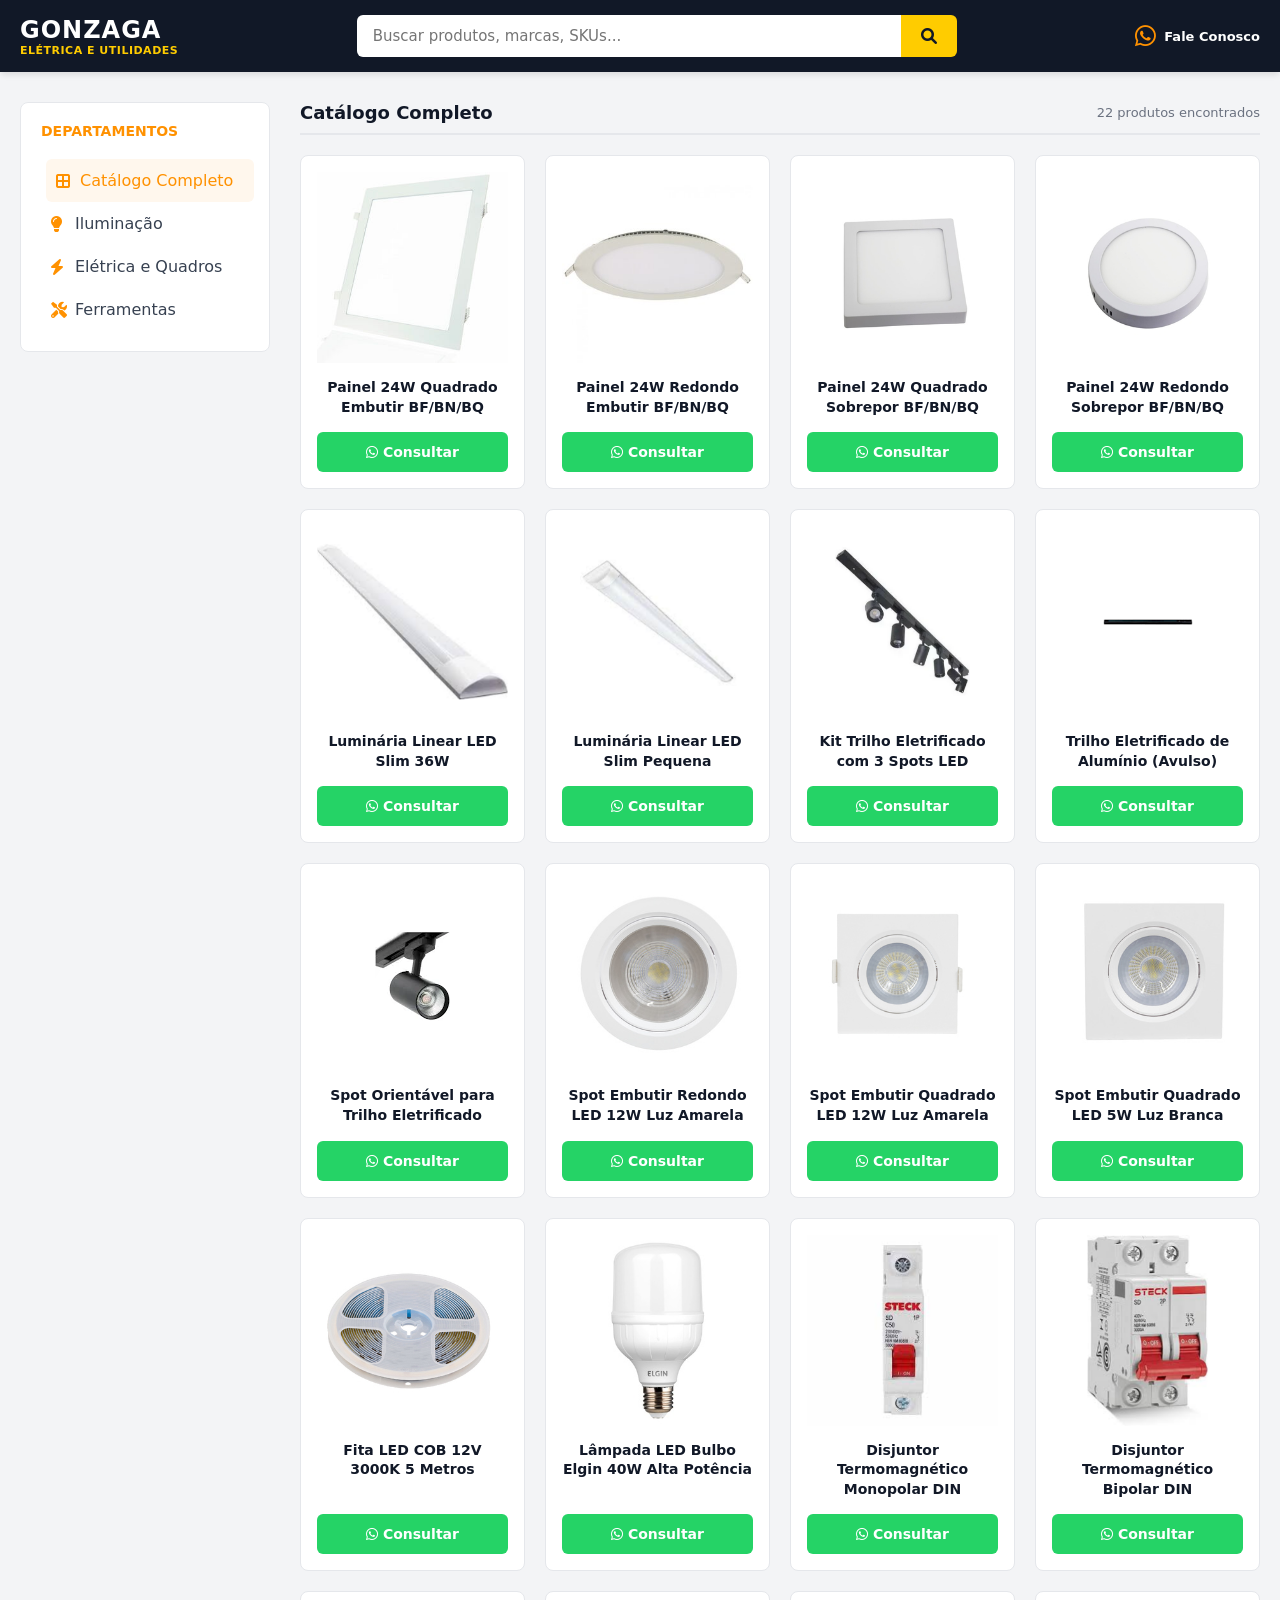
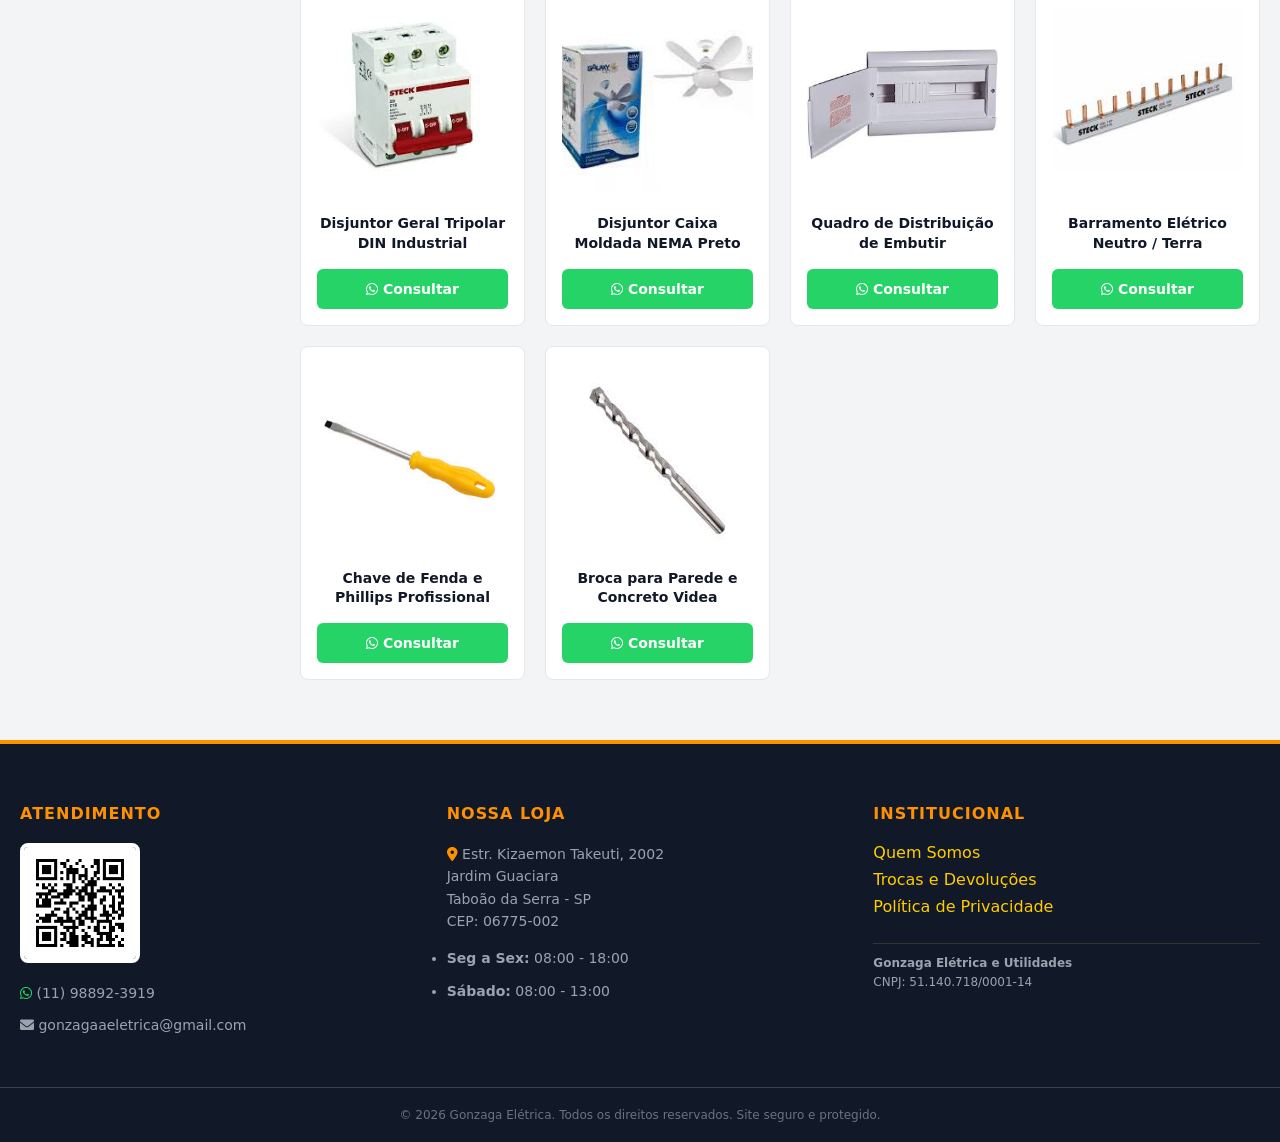
<file: index.html>
<!DOCTYPE html>
<html lang="pt-br">
<head>
    <meta charset="UTF-8">
    <meta name="viewport" content="width=device-width, initial-scale=1.0">
    <title>Gonzaga Elétrica e Utilidades | Materiais Elétricos em Taboão da Serra</title>
    <meta name="description" content="Especialistas em materiais elétricos, iluminação e utilidades em Taboão da Serra. Qualidade, preço justo e atendimento profissional. Solicite orçamento!">
    
    <link rel="apple-touch-icon" sizes="180x180" href="apple-touch-icon.png">
    <link rel="icon" type="image/png" sizes="32x32" href="favicon-32x32.png">
    <link rel="icon" type="image/png" sizes="16x16" href="favicon-16x16.png">
    <link rel="manifest" href="site.webmanifest">

    <script type="application/ld+json">
    {
      "@context": "https://schema.org",
      "@type": "HardwareStore",
      "name": "Gonzaga Elétrica",
      "image": "android-chrome-512x512.png",
      "telephone": "+5511988923919",
      "email": "gonzagaaeletrica@gmail.com",
      "address": {
        "@type": "PostalAddress",
        "streetAddress": "Estr. Kizaemon Takeuti, 2002",
        "addressLocality": "Taboão da Serra",
        "addressRegion": "SP",
        "postalCode": "06775-002",
        "addressCountry": "BR"
      }
    }
    </script>

    <link rel="stylesheet" href="https://cdnjs.cloudflare.com/ajax/libs/font-awesome/6.0.0/css/all.min.css">
    <link rel="stylesheet" href="style.css">
</head>
<body>
    <header class="main-header">
        <div class="container header-flex">
            <a href="index.html" class="logo" aria-label="Ir para a página inicial">
                <h1>GONZAGA</h1>
                <span>ELÉTRICA E UTILIDADES</span>
            </a>
            <div class="search-container">
                <input type="text" id="main-search" placeholder="Buscar produtos, marcas, SKUs..." aria-label="Buscar produtos">
                <button type="submit" aria-label="Pesquisar"><i class="fa-solid fa-magnifying-glass"></i></button>
            </div>
            <a href="contato.html" style="color:white; text-decoration:none; display:flex; align-items:center; gap:8px;">
                <i class="fa-brands fa-whatsapp" style="color: #ff9100; font-size: 24px;"></i>
                <span style="font-size: 13px; font-weight: 600;">Fale Conosco</span>
            </a>
        </div>
    </header>

    <main class="main-content container">
        <aside class="sidebar">
            <h3 style="margin-bottom: 20px; font-size: 14px; text-transform: uppercase; color: #ff9100;">Departamentos</h3>
            <nav class="category-menu">
                <ul>
                    <li class="category-item active" data-category="todos"><a href="#"><i class="fa-solid fa-border-all"></i> Catálogo Completo</a></li>
                    <li class="category-item" data-category="iluminacao"><a href="#"><i class="fa-solid fa-lightbulb"></i> Iluminação</a></li>
                    <li class="category-item" data-category="eletrica"><a href="#"><i class="fa-solid fa-bolt"></i> Elétrica e Quadros</a></li>
                    <li class="category-item" data-category="ferramentas"><a href="#"><i class="fa-solid fa-screwdriver-wrench"></i> Ferramentas</a></li>
                </ul>
            </nav>
        </aside>

        <section style="flex: 1;">
            <div style="margin-bottom: 20px; display: flex; justify-content: space-between; align-items: center; border-bottom: 2px solid #e5e7eb; padding-bottom: 10px;">
                <h2 id="current-category-name" style="font-size: 18px; color: #111827;">Catálogo Completo</h2>
                <span id="product-count" style="font-size: 13px; color: #6b7280; font-weight: 500;">Carregando...</span>
            </div>
            <div class="products-grid" id="products-grid"></div>
        </section>
    </main>

    <footer class="main-footer">
        <div class="container footer-grid">
            <div class="footer-column">
                <h3>Atendimento</h3>
                <img src="img/whatsapp_qr.png" alt="QR Code WhatsApp" class="footer-qr">
                <p><i class="fa-brands fa-whatsapp" style="color:#25d366;"></i> (11) 98892-3919</p>
                <p><i class="fa-solid fa-envelope"></i> gonzagaaeletrica@gmail.com</p>
            </div>
            <div class="footer-column">
                <h3>Nossa Loja</h3>
                <p><i class="fa-solid fa-location-dot" style="color: #ff9100;"></i> Estr. Kizaemon Takeuti, 2002<br>Jardim Guaciara<br>Taboão da Serra - SP<br>CEP: 06775-002</p>
                <ul style="margin-top: 15px;">
                    <li><strong>Seg a Sex:</strong> 08:00 - 18:00</li>
                    <li><strong>Sábado:</strong> 08:00 - 13:00</li>
                </ul>
            </div>
            <div class="footer-column">
                <h3>Institucional</h3>
                <a href="institucional.html#quem-somos" class="footer-link">Quem Somos</a>
                <a href="institucional.html#trocas" class="footer-link">Trocas e Devoluções</a>
                <a href="institucional.html#privacidade" class="footer-link">Política de Privacidade</a>
                <br>
                <p style="font-size: 12px; border-top: 1px solid #333; padding-top: 10px;">
                    <strong>Gonzaga Elétrica e Utilidades</strong><br>
                    CNPJ: 51.140.718/0001-14
                </p>
            </div>
        </div>
        <div class="footer-bottom container">
            <p>© 2026 Gonzaga Elétrica. Todos os direitos reservados. Site seguro e protegido.</p>
        </div>
    </footer>

    <script src="bancodedados.js"></script>
    <script src="script.js"></script>
</body>
</html>
</file>
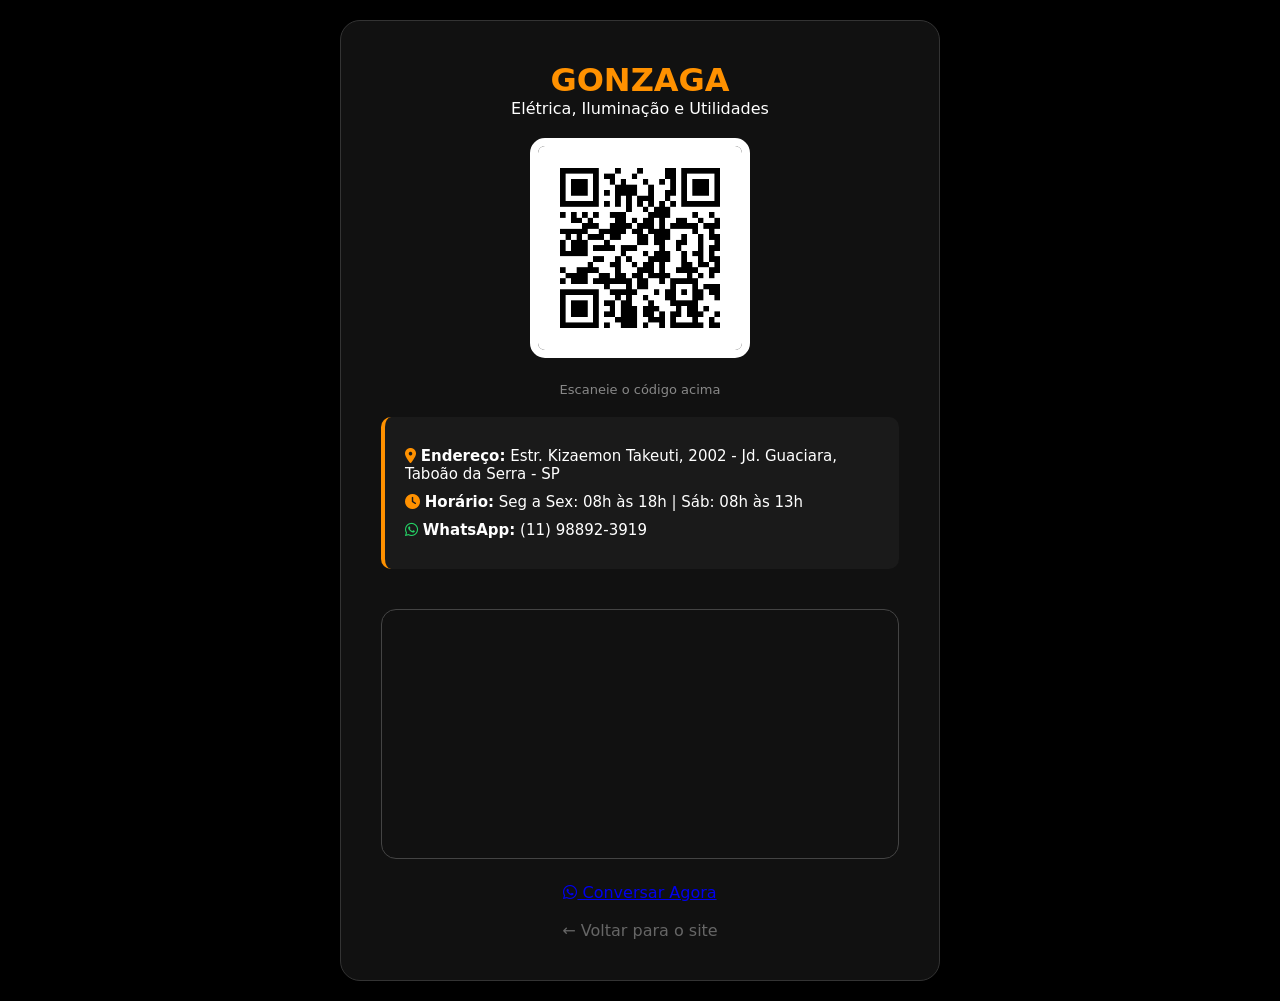
<file: contato.html>
<!DOCTYPE html>
<html lang="pt-br">
<head>
    <meta charset="UTF-8">
    <meta name="viewport" content="width=device-width, initial-scale=1.0">
    <title>Contato - Gonzaga Elétrica</title>
    <link rel="stylesheet" href="style.css">
    <link rel="stylesheet" href="https://cdnjs.cloudflare.com/ajax/libs/font-awesome/6.0.0/css/all.min.css">
    <style>
        body { background-color: #000; color: #fff; display: flex; flex-direction: column; align-items: center; min-height: 100vh; padding: 20px; }
        .contato-card { background: #111; padding: 40px; border-radius: 20px; border: 1px solid #333; text-align: center; max-width: 600px; width: 100%; box-shadow: 0 10px 30px rgba(0,0,0,0.5); }
        .qrcode-box img { width: 220px; border: 8px solid #fff; border-radius: 15px; margin: 20px 0; transition: transform 0.3s; }
        .qrcode-box img:hover { transform: scale(1.05); }
        .info-detalhe { margin: 20px 0; text-align: left; background: #1a1a1a; padding: 20px; border-radius: 10px; border-left: 4px solid #ff9100; }
        .info-detalhe p { margin: 10px 0; font-size: 15px; }
        .mapa-contato { width: 100%; height: 250px; border-radius: 15px; margin: 20px 0; border: 1px solid #444; }
    </style>
</head>
<body>
    <div class="contato-card">
        <h1 style="color: #ff9100;">GONZAGA</h1>
        <p>Elétrica, Iluminação e Utilidades</p>

        <div class="qrcode-box">
            <img src="img/whatsapp_qr.png" alt="Escaneie para falar conosco">
            <p style="font-size: 13px; color: #888;">Escaneie o código acima</p>
        </div>

        <div class="info-detalhe">
            <p><i class="fa-solid fa-location-dot" style="color:#ff9100"></i> <strong>Endereço:</strong> Estr. Kizaemon Takeuti, 2002 - Jd. Guaciara, Taboão da Serra - SP</p>
            <p><i class="fa-solid fa-clock" style="color:#ff9100"></i> <strong>Horário:</strong> Seg a Sex: 08h às 18h | Sáb: 08h às 13h</p>
            <p><i class="fa-brands fa-whatsapp" style="color:#25d366"></i> <strong>WhatsApp:</strong> (11) 98892-3919</p>
        </div>

        <iframe class="mapa-contato" src="https://www.google.com/maps/embed?pb=!1m18!1m12!1m3!1d3655.666277258019!2d-46.7925567!3d-23.61625!2m3!1f0!2f0!3f0!3m2!1i1024!2i768!4f13.1!3m3!1m2!1s0x94ce52627e4e137b%3A0x6792348577a6f23e!2sEstrada%20Kizaemon%20Takeuti%2C%202002!5e0!3m2!1spt-BR!2sbr!4v1715012345678!5m2!1spt-BR!2sbr" allowfullscreen="" loading="lazy"></iframe>

        <a href="https://wa.me/5511988923919?text=Olá,%20vim%20pelo%20site" target="_blank" class="btn-route-pill">
            <i class="fa-brands fa-whatsapp"></i> Conversar Agora
        </a>

        <br><br>
        <a href="index.html" style="color: #666; text-decoration: none;">← Voltar para o site</a>
    </div>
</body>
</html>
</file>
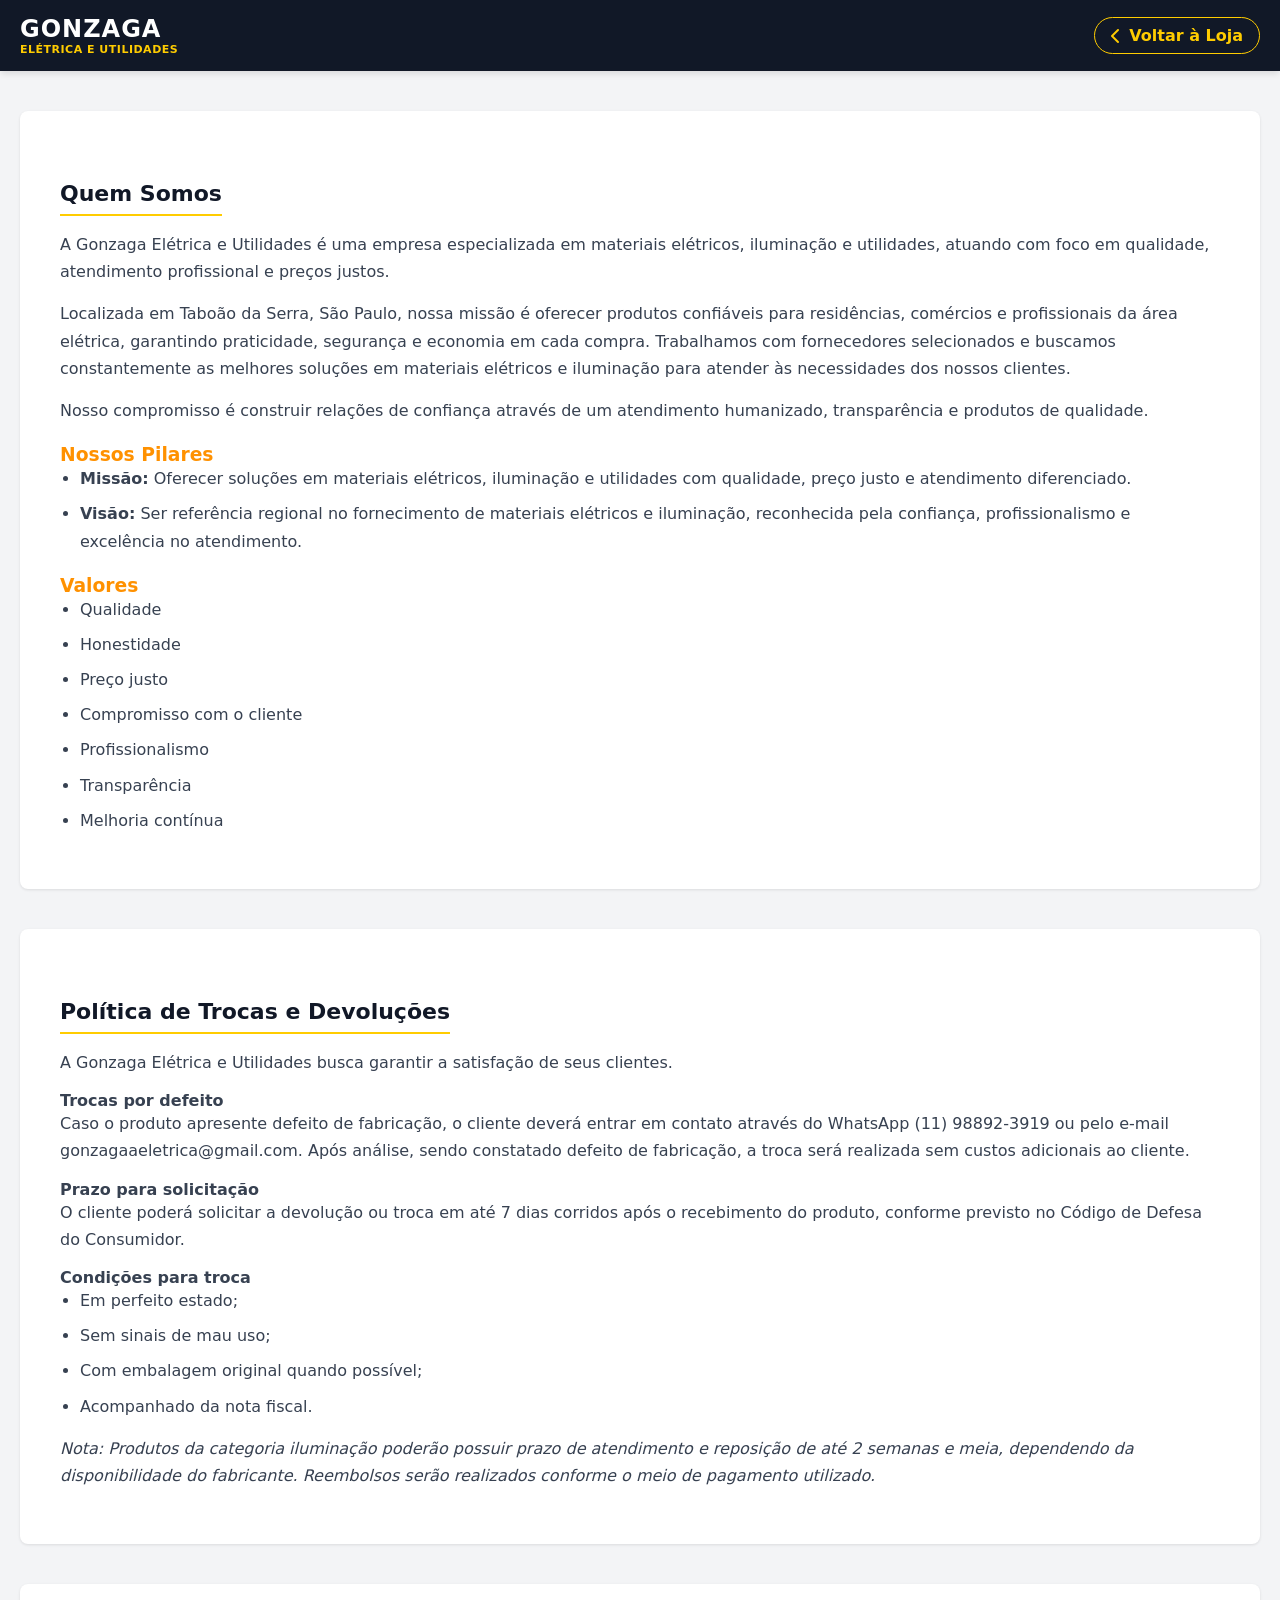
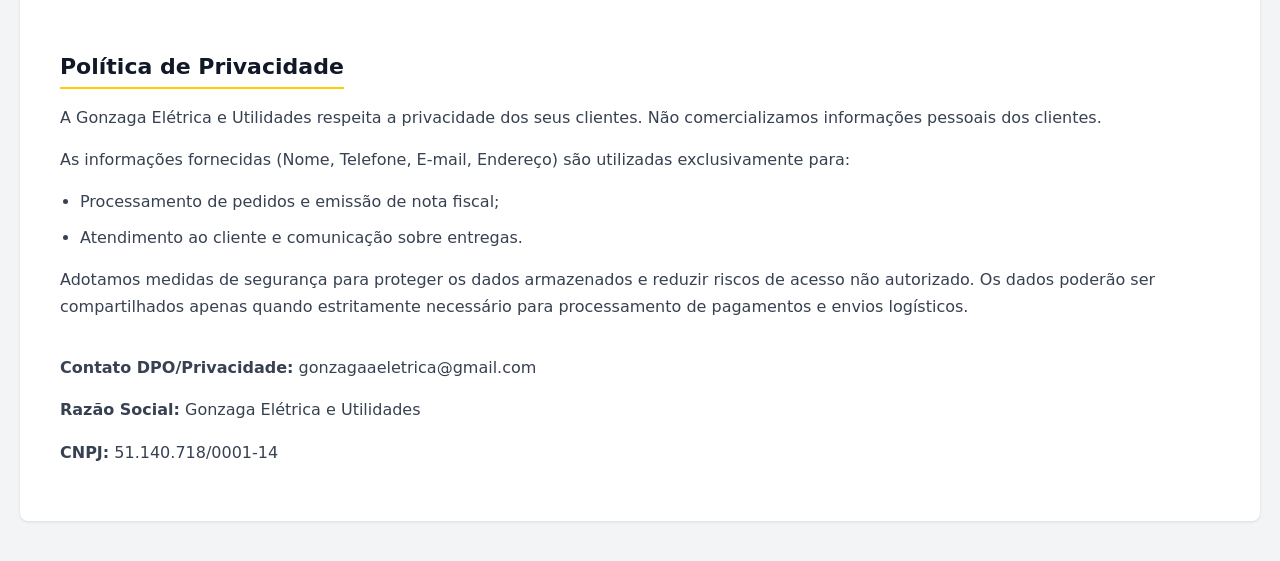
<file: institucional.html>
<!DOCTYPE html>
<html lang="pt-br">

<head>
    <meta charset="UTF-8">
    <meta name="viewport" content="width=device-width, initial-scale=1.0">
    <title>Institucional - Gonzaga Elétrica</title>
    <link rel="apple-touch-icon" sizes="180x180" href="apple-touch-icon.png">
    <link rel="icon" type="image/png" sizes="32x32" href="favicon-32x32.png">
    <link rel="icon" type="image/png" sizes="16x16" href="favicon-16x16.png">
    <link rel="manifest" href="site.webmanifest">
    <link rel="stylesheet" href="https://cdnjs.cloudflare.com/ajax/libs/font-awesome/6.0.0/css/all.min.css">
    <link rel="stylesheet" href="style.css">
</head>

<body>
    <header class="main-header">
        <div class="container header-flex">
            <a href="index.html" class="logo">
                <h1>GONZAGA</h1><span>ELÉTRICA E UTILIDADES</span>
            </a>
            <div class="back-button-wrapper">
                <a href="index.html" class="btn-back-styled"><i class="fa-solid fa-chevron-left"></i> Voltar à Loja</a>
            </div>
        </div>
    </header>

    <main class="container" style="margin-top: 40px;">
        <div class="inst-content" id="quem-somos">
            <h2>Quem Somos</h2>
            <p>A Gonzaga Elétrica e Utilidades é uma empresa especializada em materiais elétricos, iluminação e
                utilidades, atuando com foco em qualidade, atendimento profissional e preços justos.</p>
            <p>Localizada em Taboão da Serra, São Paulo, nossa missão é oferecer produtos confiáveis para residências,
                comércios e profissionais da área elétrica, garantindo praticidade, segurança e economia em cada compra.
                Trabalhamos com fornecedores selecionados e buscamos constantemente as melhores soluções em materiais
                elétricos e iluminação para atender às necessidades dos nossos clientes.</p>
            <p>Nosso compromisso é construir relações de confiança através de um atendimento humanizado, transparência e
                produtos de qualidade.</p>

            <h3 style="margin-top:20px; color:#ff9100;">Nossos Pilares</h3>
            <ul>
                <li><strong>Missão:</strong> Oferecer soluções em materiais elétricos, iluminação e utilidades com
                    qualidade, preço justo e atendimento diferenciado.</li>
                <li><strong>Visão:</strong> Ser referência regional no fornecimento de materiais elétricos e iluminação,
                    reconhecida pela confiança, profissionalismo e excelência no atendimento.</li>
            </ul>
            <h3 style="margin-top:20px; color:#ff9100;">Valores</h3>
            <ul>
                <li>Qualidade</li>
                <li>Honestidade</li>
                <li>Preço justo</li>
                <li>Compromisso com o cliente</li>
                <li>Profissionalismo</li>
                <li>Transparência</li>
                <li>Melhoria contínua</li>
            </ul>
        </div>

        <div class="inst-content" id="trocas">
            <h2>Política de Trocas e Devoluções</h2>
            <p>A Gonzaga Elétrica e Utilidades busca garantir a satisfação de seus clientes.</p>

            <h3 style="margin-top:15px; font-size:16px;">Trocas por defeito</h3>
            <p>Caso o produto apresente defeito de fabricação, o cliente deverá entrar em contato através do WhatsApp
                (11) 98892-3919 ou pelo e-mail gonzagaaeletrica@gmail.com. Após análise, sendo constatado defeito de
                fabricação, a troca será realizada sem custos adicionais ao cliente.</p>

            <h3 style="margin-top:15px; font-size:16px;">Prazo para solicitação</h3>
            <p>O cliente poderá solicitar a devolução ou troca em até 7 dias corridos após o recebimento do produto,
                conforme previsto no Código de Defesa do Consumidor.</p>

            <h3 style="margin-top:15px; font-size:16px;">Condições para troca</h3>
            <ul>
                <li>Em perfeito estado;</li>
                <li>Sem sinais de mau uso;</li>
                <li>Com embalagem original quando possível;</li>
                <li>Acompanhado da nota fiscal.</li>
            </ul>
            <p><em>Nota: Produtos da categoria iluminação poderão possuir prazo de atendimento e reposição de até 2
                    semanas e meia, dependendo da disponibilidade do fabricante. Reembolsos serão realizados conforme o
                    meio de pagamento utilizado.</em></p>
        </div>

        <div class="inst-content" id="privacidade">
            <h2>Política de Privacidade</h2>
            <p>A Gonzaga Elétrica e Utilidades respeita a privacidade dos seus clientes. Não comercializamos informações
                pessoais dos clientes.</p>
            <p>As informações fornecidas (Nome, Telefone, E-mail, Endereço) são utilizadas exclusivamente para:</p>
            <ul>
                <li>Processamento de pedidos e emissão de nota fiscal;</li>
                <li>Atendimento ao cliente e comunicação sobre entregas.</li>
            </ul>
            <p>Adotamos medidas de segurança para proteger os dados armazenados e reduzir riscos de acesso não
                autorizado. Os dados poderão ser compartilhados apenas quando estritamente necessário para processamento
                de pagamentos e envios logísticos.</p>
            <br>
            <p><strong>Contato DPO/Privacidade:</strong> gonzagaaeletrica@gmail.com</p>
            <p><strong>Razão Social:</strong> Gonzaga Elétrica e Utilidades</p>
            <p><strong>CNPJ:</strong> 51.140.718/0001-14</p>
        </div>
    </main>
</body>

</html>
</file>
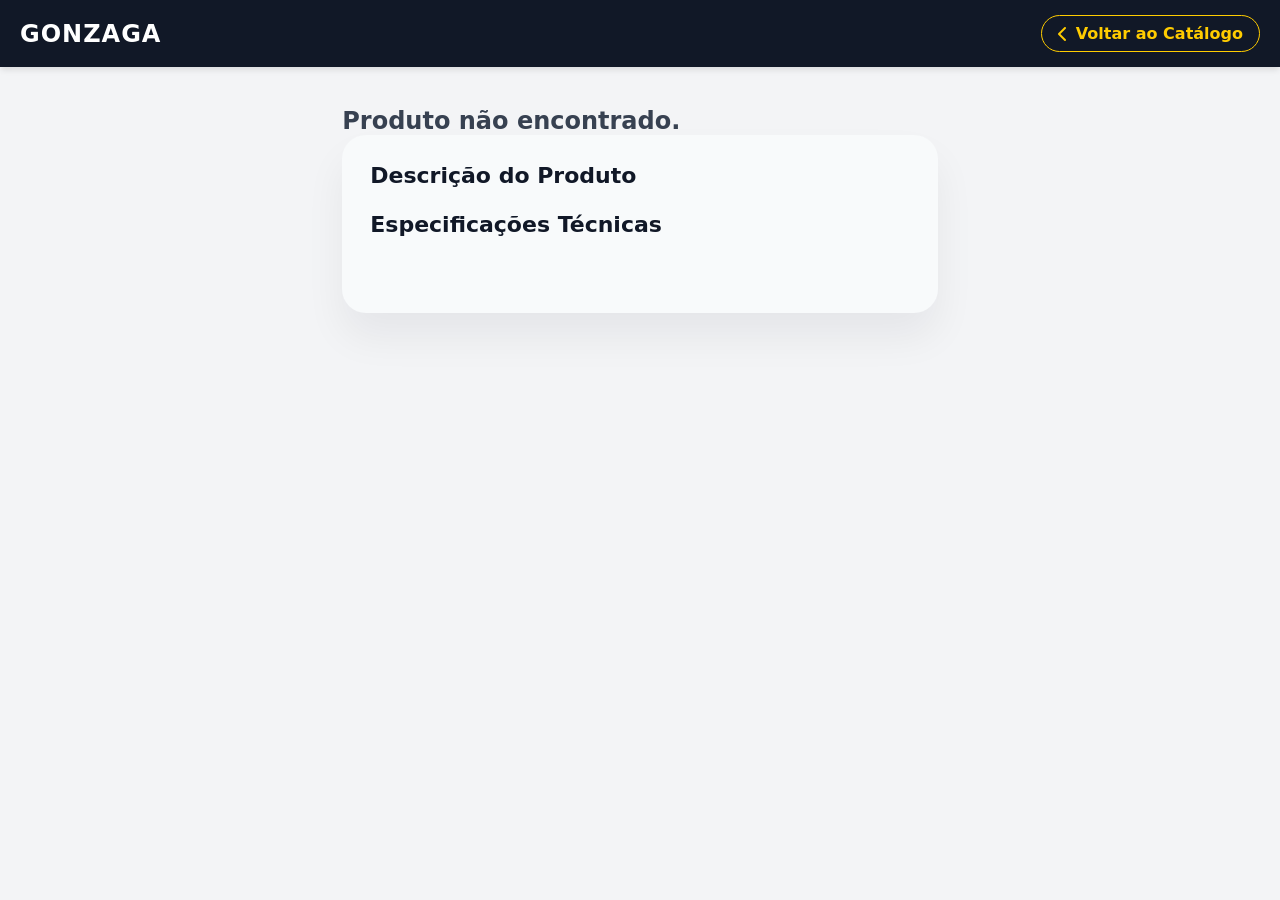
<file: produtos.html>
<!DOCTYPE html>
<html lang="pt-br">

<head>
    <meta charset="UTF-8">
    <meta name="viewport" content="width=device-width, initial-scale=1.0">
    <title>Detalhes do Produto - Gonzaga Elétrica</title>
    <link rel="stylesheet" href="https://cdnjs.cloudflare.com/ajax/libs/font-awesome/6.0.0/css/all.min.css">
    <link rel="stylesheet" href="style.css">
</head>

<body class="bg-light">

    <header class="main-header">
        <div class="container header-flex">
            <div class="logo" onclick="window.location.href='index.html'" style="cursor:pointer">
                <h1>GONZAGA</h1>
            </div>
            <div class="back-button-wrapper">
                <a href="index.html" class="btn-back-styled">
                    <i class="fa-solid fa-chevron-left"></i> Voltar ao Catálogo
                </a>
            </div>
        </div>
    </header>

    <main class="container" style="margin-top: 40px; margin-bottom: 40px;">
        <div class="product-layout">

            <div class="product-gallery">
                <div class="gallery-shell">
                    <div class="main-image-container">
                        <img id="detalhe-imagem" src="" alt="Carregando produto...">
                        <button type="button" class="zoom-hint" aria-label="Ampliar imagem"><i class="fa-solid fa-magnifying-glass-plus"></i> Zoom</button>
                    </div>
                    <div id="gallery-thumbs" class="gallery-thumbs"></div>
                </div>
            </div>

            <div class="product-info-column">
                <span id="detalhe-sku" class="sku-text">REF: ------</span>
                <h1 id="detalhe-nome" class="product-title">Carregando Nome do Produto...</h1>

                <div id="product-badges" class="product-badges"></div>

                <div class="rating-stars" style="color: #ffcc00;">
                    <i class="fa-solid fa-star"></i><i class="fa-solid fa-star"></i><i class="fa-solid fa-star"></i><i
                        class="fa-solid fa-star"></i><i class="fa-solid fa-star"></i>
                    <span style="color: #666; font-size: 12px; margin-left: 5px;">(5.0)</span>
                </div>

                <div class="pricing-panel">
                    <div class="price-box">
                        <span class="price-label">Preço sob consulta</span>
                        <button id="btn-whats-detalhe" class="btn-whatsapp-pulsar btn-consultar">
                            <i class="fa-brands fa-whatsapp"></i> Consultar no WhatsApp
                        </button>
                    </div>

                    <div class="delivery-card">
                        <div class="delivery-item">
                            <i class="fa-solid fa-truck-fast"></i>
                            <div>
                                <strong>Entrega Expressa</strong>
                                <p>Consulte taxas e prazos para sua região.</p>
                            </div>
                        </div>
                        <div class="delivery-item">
                            <i class="fa-solid fa-store"></i>
                            <div>
                                <strong>Retirada na Loja</strong>
                                <p>Estr. Kizaemon Takeuti, 2002 - Grátis.</p>
                            </div>
                        </div>
                    </div>
                </div>
            </div>
        </div>

        <div class="product-description-section">
            <h2>Descrição do Produto</h2>
            <p id="detalhe-descricao"></p>

            <h2>Especificações Técnicas</h2>
            <div id="specs-body" class="tech-highlights"></div>

            <section id="related-products" class="related-products"></section>
        </div>
    </main>

    <!-- Primeiro carregamos o banco de dados -->
    <script src="bancodedados.js"></script>

    <!-- Depois carregamos a lógica que utiliza o banco -->
    <script src="script.js"></script>
    <script>
        document.addEventListener('DOMContentLoaded', () => {
            const params = new URLSearchParams(window.location.search);
            const skuUrl = params.get('sku') ? params.get('sku').replace(/[^a-zA-Z0-9-]/g, '') : null;

            if (skuUrl) {
                preencherDetalhesProduto(skuUrl);
            } else {
                document.querySelector('.product-layout').innerHTML = '<h2>Produto não encontrado.</h2>';
            }
        });
    </script>
</body>

</html>
</file>
<file: style.css>
:root {
    --primary-black: #111827;
    --primary-white: #ffffff;
    --brand-yellow: #ffcc00;
    --brand-orange: #ff9100;
    --whatsapp-green: #25d366;
    --text-dark: #374151;
    --text-muted: #6b7280;
    --bg-light: #f3f4f6;
    --border-color: #e5e7eb;
    --transition-smooth: all 0.3s cubic-bezier(0.4, 0, 0.2, 1);
}

* { margin: 0; padding: 0; box-sizing: border-box; font-family: 'Inter', system-ui, sans-serif; }
body { background: var(--bg-light); color: var(--text-dark); display: flex; flex-direction: column; min-height: 100vh; }
.container { max-width: 1280px; margin: 0 auto; padding: 0 20px; }

/* HEADER */
.main-header { background: var(--primary-black); color: var(--primary-white); padding: 15px 0; position: sticky; top: 0; z-index: 100; box-shadow: 0 4px 6px -1px rgba(0,0,0,0.1); }
.header-flex { display: flex; justify-content: space-between; align-items: center; gap: 20px;}
.logo { display: flex; flex-direction: column; text-decoration: none; color: white;}
.logo h1 { font-size: 24px; font-weight: 900; letter-spacing: 1px; margin:0;}
.logo span { font-size: 11px; color: var(--brand-yellow); font-weight: 600; letter-spacing: 0.5px;}

.search-container { flex: 1; max-width: 600px; display: flex; border-radius: 6px; overflow: hidden; }
.search-container input { width: 100%; padding: 12px 16px; border: none; outline: none; font-size: 15px; }
.search-container button { background: var(--brand-yellow); border: none; padding: 0 20px; cursor: pointer; transition: var(--transition-smooth); color: var(--primary-black); font-size: 16px;}
.search-container button:hover { background: var(--brand-orange); }

/* GRID E CARDS */
.main-content { display: flex; gap: 30px; margin-top: 30px; flex: 1;}
.main-content > section { flex: 1; min-width: 0; }
.sidebar { width: 250px; background: var(--primary-white); border-radius: 8px; padding: 20px; border: 1px solid var(--border-color); height: fit-content; position: sticky; top: 100px; }
.category-menu ul { list-style: none; }
.category-item a { text-decoration: none; color: var(--text-dark); display: flex; align-items: center; padding: 12px 10px; border-radius: 6px; transition: var(--transition-smooth); font-weight: 500;}
.category-item a i { width: 24px; color: var(--brand-orange); }
.category-item.active a, .category-item a:hover { background: #fff7ed; color: var(--brand-orange); transform: translateX(5px); }

.products-grid { display: grid; grid-template-columns: repeat(4, 1fr); gap: 20px; width: 100%; margin-top: 20px;}
.product-card { background: var(--primary-white); padding: 16px; border-radius: 8px; border: 1px solid var(--border-color); transition: var(--transition-smooth); display: flex; flex-direction: column; }
.product-card:hover { transform: translateY(-4px); box-shadow: 0 10px 15px -3px rgba(0,0,0,0.1); border-color: var(--brand-yellow); }
.card-link { text-decoration: none; color: inherit; flex: 1; display: flex; flex-direction: column;}
.img-wrapper { aspect-ratio: 1; display: flex; align-items: center; justify-content: center; background: #fff; margin-bottom: 15px; overflow: hidden;}
.prod-img { max-width: 100%; max-height: 100%; object-fit: contain; transition: var(--transition-smooth); mix-blend-mode: multiply;}
.product-card:hover .prod-img { transform: scale(1.08); }
.card-title { font-size: 14px; font-weight: 600; color: var(--primary-black); line-height: 1.4; margin-bottom: 15px; text-align: center;}

.product-badges { display: flex; flex-wrap: wrap; gap: 10px; margin: 8px 0 18px; }
.product-badge { display: inline-flex; align-items: center; gap: 8px; padding: 8px 12px; border-radius: 999px; font-size: 12px; font-weight: 700; border: 1px solid var(--border-color); background: #fff7ed; color: var(--primary-black); }
.product-badge i { color: var(--brand-orange); }
.badge-bivolt { background: #ecfeff; border-color: #67e8f9; }
.badge-original { background: #fef3c7; border-color: #f59e0b; color: #78350f; }
.badge-industrial { background: #f5f3ff; border-color: #8b5cf6; color: #4c1d95; }
.badge-delivery { background: #ecfdf5; border-color: #34d399; color: #065f46; }

.gallery-shell { display: flex; flex-direction: column; gap: 16px; width: 100%; }
.main-image-container { position: relative; cursor: zoom-in; }
.zoom-hint { position: absolute; bottom: 16px; right: 16px; background: rgba(17, 24, 39, 0.8); color: white; border: none; border-radius: 999px; padding: 10px 12px; display: inline-flex; align-items: center; gap: 8px; }
.gallery-thumbs { display: flex; flex-wrap: wrap; gap: 10px; }
.thumb-btn { width: 74px; height: 74px; padding: 4px; border: 2px solid var(--border-color); border-radius: 12px; overflow: hidden; background: white; cursor: pointer; transition: var(--transition-smooth); }
.thumb-btn.active { border-color: var(--brand-orange); box-shadow: 0 0 0 2px rgba(255, 145, 0, 0.16); }
.thumb-btn img { width: 100%; height: 100%; object-fit: cover; display: block; }
.image-zoom-modal { position: fixed; inset: 0; background: rgba(2, 6, 23, 0.8); display: none; align-items: center; justify-content: center; padding: 20px; z-index: 200; }
.image-zoom-modal.active { display: flex; }
.image-zoom-content { position: relative; max-width: min(100%, 900px); background: white; border-radius: 24px; padding: 20px; box-shadow: 0 20px 50px rgba(15, 23, 42, 0.25); }
.image-zoom-content img { width: 100%; max-height: 80vh; object-fit: contain; border-radius: 16px; }
.image-zoom-close { position: absolute; top: 12px; right: 12px; width: 40px; height: 40px; border-radius: 50%; border: none; background: rgba(17, 24, 39, 0.85); color: white; cursor: pointer; }
.image-zoom-caption { margin-top: 12px; color: var(--text-muted); font-size: 13px; text-align: center; }
.tech-highlights { display: grid; grid-template-columns: repeat(2, minmax(0, 1fr)); gap: 16px; margin-top: 16px; }
.tech-card { background: white; border: 1px solid var(--border-color); border-radius: 16px; padding: 16px; display: flex; align-items: flex-start; gap: 12px; }
.tech-card-icon { width: 44px; height: 44px; min-width: 44px; border-radius: 50%; background: #fff7ed; color: var(--brand-orange); display: grid; place-items: center; font-size: 18px; }
.tech-card span { display: block; font-size: 12px; text-transform: uppercase; letter-spacing: 0.08em; color: var(--text-muted); margin-bottom: 4px; }
.tech-card strong { display: block; font-size: 15px; color: var(--primary-black); }
.related-products { margin-top: 32px; }
.related-grid { display: grid; grid-template-columns: repeat(auto-fit, minmax(200px, 1fr)); gap: 16px; margin-top: 14px; }
.related-card { background: white; border: 1px solid var(--border-color); border-radius: 18px; padding: 14px; display: flex; flex-direction: column; gap: 10px; }
.related-card img { width: 100%; aspect-ratio: 1; object-fit: contain; border-radius: 12px; background: #f9fafb; padding: 8px; }
.related-card h3 { font-size: 14px; color: var(--primary-black); line-height: 1.4; }
.related-card a { margin-top: auto; color: var(--brand-orange); font-weight: 600; text-decoration: none; }
.related-card a:hover { text-decoration: underline; }

/* BOTOES */
.btn-consultar { background: var(--whatsapp-green); color: white; border: none; padding: 12px; border-radius: 6px; font-weight: 700; cursor: pointer; transition: var(--transition-smooth); width: 100%; font-size: 14px;}
.btn-consultar:hover { background: #1da851; transform: scale(1.02); }
.btn-back-styled { display: inline-flex; align-items: center; gap: 8px; background: transparent; color: var(--brand-yellow); text-decoration: none; font-weight: 600; border: 1px solid var(--brand-yellow); padding: 8px 16px; border-radius: 20px; transition: var(--transition-smooth);}
.btn-back-styled:hover { background: var(--brand-yellow); color: var(--primary-black); }

/* ESTADOS */
.empty-state { grid-column: 1 / -1; text-align: center; padding: 60px 20px; color: var(--text-muted); }
.empty-state i { font-size: 48px; margin-bottom: 15px; opacity: 0.5; }

/* FOOTER */
.main-footer { background: var(--primary-black); color: var(--primary-white); padding: 60px 0 20px; margin-top: 60px; border-top: 4px solid var(--brand-orange); }
.footer-grid { display: grid; grid-template-columns: repeat(auto-fit, minmax(250px, 1fr)); gap: 40px; }
.footer-column h3 { color: var(--brand-orange); margin-bottom: 20px; font-size: 16px; text-transform: uppercase; letter-spacing: 1px;}
.footer-column p, .footer-column li { color: #9ca3af; font-size: 14px; line-height: 1.6; margin-bottom: 10px;}
.footer-qr { width: 120px; border-radius: 8px; margin-bottom: 15px; border: 4px solid white;}
.footer-link { color: var(--brand-yellow); text-decoration: none; transition: var(--transition-smooth); display: block; margin-bottom: 8px;}
.footer-link:hover { color: var(--primary-white); text-decoration: underline;}
.footer-bottom { text-align: center; border-top: 1px solid #374151; padding-top: 20px; margin-top: 40px; font-size: 12px; color: #6b7280; }

@media (max-width: 1024px) {
    .main-content { flex-direction: column; }
    .sidebar { width: 100%; position: relative; top: 0; }
    .header-flex { flex-wrap: wrap; }
    .search-container { order: 3; max-width: 100%; margin: 10px 0 0 0; }
    .products-grid { grid-template-columns: repeat(3, 1fr); }
}

@media (max-width: 768px) {
    .main-content { gap: 20px; }
    .products-grid { grid-template-columns: repeat(2, 1fr); }
    .card-title { font-size: 13px; }
    .category-item a { font-size: 14px; }
    .footer-grid { grid-template-columns: 1fr; }
}

/* PAGINA DE PRODUTO */
.product-layout {
    display: grid;
    grid-template-columns: 1.2fr 0.8fr;
    gap: 32px;
    align-items: start;
}

.product-gallery,
.product-info-column,
.product-description-section {
    background: #f8fafb;
    border-radius: 24px;
    padding: 28px;
    box-shadow: 0 24px 40px rgba(15, 23, 42, 0.06);
}

.product-gallery {
    display: flex;
    justify-content: center;
    align-items: center;
    min-height: 460px;
}

.main-image-container {
    width: 100%;
    max-width: 560px;
    overflow: hidden;
    border-radius: 24px;
    background: #ffffff;
    display: flex;
    align-items: center;
    justify-content: center;
    padding: 24px;
    touch-action: none;
    position: relative;
}

.main-image-container img {
    width: 100%;
    height: auto;
    object-fit: contain;
    transform-origin: center center;
    transform: scale(var(--zoom-scale, 1));
    transition: transform 0.16s ease-out;
    will-change: transform;
}

.main-image-container.is-zoomed {
    cursor: zoom-out;
}

.main-image-container .image-preview-cursor {
    position: absolute;
    width: 96px;
    height: 96px;
    border-radius: 16px;
    border: 2px solid rgba(255,255,255,0.95);
    box-shadow: 0 12px 30px rgba(15, 23, 42, 0.18);
    pointer-events: none;
    opacity: 0;
    transform: translate(-50%, -50%);
    background-repeat: no-repeat;
    background-size: cover;
    background-position: center;
    backdrop-filter: blur(3px);
    z-index: 6;
}

.main-image-container .image-preview-cursor.active {
    opacity: 0.92;
}

.product-info-column {
    display: flex;
    flex-direction: column;
    gap: 20px;
}

.sku-text {
    font-size: 13px;
    color: var(--text-muted);
    letter-spacing: 0.16em;
    text-transform: uppercase;
}

.product-title {
    font-size: 34px;
    line-height: 1.1;
    margin-bottom: 8px;
    color: var(--primary-black);
}

.rating-stars {
    display: flex;
    align-items: center;
    gap: 10px;
    color: #ffcc00;
}

.price-box {
    background: #ffffff;
    padding: 24px;
    border-radius: 20px;
    border: 1px solid #e5e7eb;
    display: grid;
    gap: 18px;
}

.price-label {
    font-size: 15px;
    color: var(--text-dark);
    font-weight: 600;
}

#btn-whats-detalhe {
    width: 100%;
    display: inline-flex;
    align-items: center;
    justify-content: center;
    gap: 10px;
    padding: 16px 18px;
    font-size: 15px;
    border-radius: 14px;
    border: none;
    background: var(--whatsapp-green);
    color: #ffffff;
    cursor: pointer;
    transition: var(--transition-smooth);
}

#btn-whats-detalhe:hover {
    background: #1da851;
    transform: translateY(-1px);
}

.delivery-card {
    display: grid;
    gap: 14px;
    padding-top: 4px;
}

.delivery-item {
    display: flex;
    gap: 15px;
    align-items: flex-start;
    background: #f8fafb;
    padding: 18px;
    border-radius: 16px;
    border: 1px solid #e5e7eb;
}

.delivery-item i {
    font-size: 22px;
    color: var(--brand-orange);
    margin-top: 4px;
}

.delivery-item strong {
    display: block;
    margin-bottom: 6px;
    color: var(--primary-black);
}

.product-description-section h2 {
    margin-top: 0;
    color: var(--primary-black);
    font-size: 22px;
    margin-bottom: 16px;
}

.product-description-section p {
    color: var(--text-dark);
    line-height: 1.8;
    margin-bottom: 24px;
}

.specs-table-wrapper {
    overflow-x: auto;
}

.specs-table {
    width: 100%;
    border-collapse: collapse;
    min-width: 320px;
}

.specs-table td {
    padding: 14px 16px;
    border-bottom: 1px solid #e5e7eb;
    color: var(--text-dark);
    font-size: 14px;
}

.specs-table tr:nth-child(odd) td {
    background: #f3f4f6;
}

@media (max-width: 900px) {
    .product-layout {
        grid-template-columns: 1fr;
    }

    .main-image-container {
        min-height: 320px;
        padding: 20px;
    }
}

@media (max-width: 780px) {
    .main-header { padding: 18px 0; }
    .header-flex { flex-direction: column; gap: 18px; }
    .logo { align-items: flex-start; }
    .search-container { order: 3; width: 100%; margin-top: 10px; }
    .search-container input { font-size: 14px; }
    .products-grid { grid-template-columns: repeat(auto-fill, minmax(180px, 1fr)); }
    .category-item a { font-size: 14px; }
    .footer-grid { grid-template-columns: 1fr; }
    .product-title { font-size: 28px; }
    .container { padding: 0 16px; }
}

@media (max-width: 580px) {
    .header-flex { align-items: stretch; }
    .logo { width: 100%; }
    .search-container { max-width: 100%; }
    .search-container button { padding: 12px 16px; }
    .products-grid { grid-template-columns: repeat(auto-fill, minmax(160px, 1fr)); }
    .product-title { font-size: 24px; }
    .price-box { padding: 18px; }
    .delivery-item { flex-direction: column; gap: 12px; }
    .delivery-item i { margin-top: 0; }
    .product-description-section { padding: 22px; }
}

/* PAGINA INSTITUCIONAL */
.inst-content { background: var(--primary-white); padding: 40px; border-radius: 8px; margin-bottom: 40px; box-shadow: 0 1px 3px rgba(0,0,0,0.1);}
.inst-content h2 { color: var(--primary-black); margin: 30px 0 15px; font-size: 22px; border-bottom: 2px solid var(--brand-yellow); padding-bottom: 8px; display: inline-block;}
.inst-content p { line-height: 1.7; margin-bottom: 15px; color: var(--text-dark); }
.inst-content ul { margin-left: 20px; margin-bottom: 15px; color: var(--text-dark); line-height: 1.7;}
.inst-content li { margin-bottom: 8px; }
/* Efeito Pulsar para o botão do WhatsApp */
@keyframes pulsar-whatsapp {
    0% { transform: scale(1); box-shadow: 0 0 0 0 rgba(37, 211, 102, 0.7); }
    70% { transform: scale(1.05); box-shadow: 0 0 0 15px rgba(37, 211, 102, 0); }
    100% { transform: scale(1); box-shadow: 0 0 0 0 rgba(37, 211, 102, 0); }
}

.btn-whatsapp-pulsar {
    animation: pulsar-whatsapp 2s infinite;
    background-color: #25d366 !important;
    border: none;
    color: white;
    cursor: pointer;
    padding: 15px;
    border-radius: 8px;
    font-weight: bold;
    display: inline-flex;
    align-items: center;
    justify-content: center;
    gap: 10px;
}

/* Ajustes de Responsividade */
@media (max-width: 1024px) {
    .product-layout { grid-template-columns: 1fr !important; }
}

@media (max-width: 768px) {
    .products-grid { grid-template-columns: repeat(auto-fill, minmax(150px, 1fr)) !important; }
    .header-flex { flex-direction: column; gap: 15px; }
    .search-container { width: 100%; }
}
</file>
